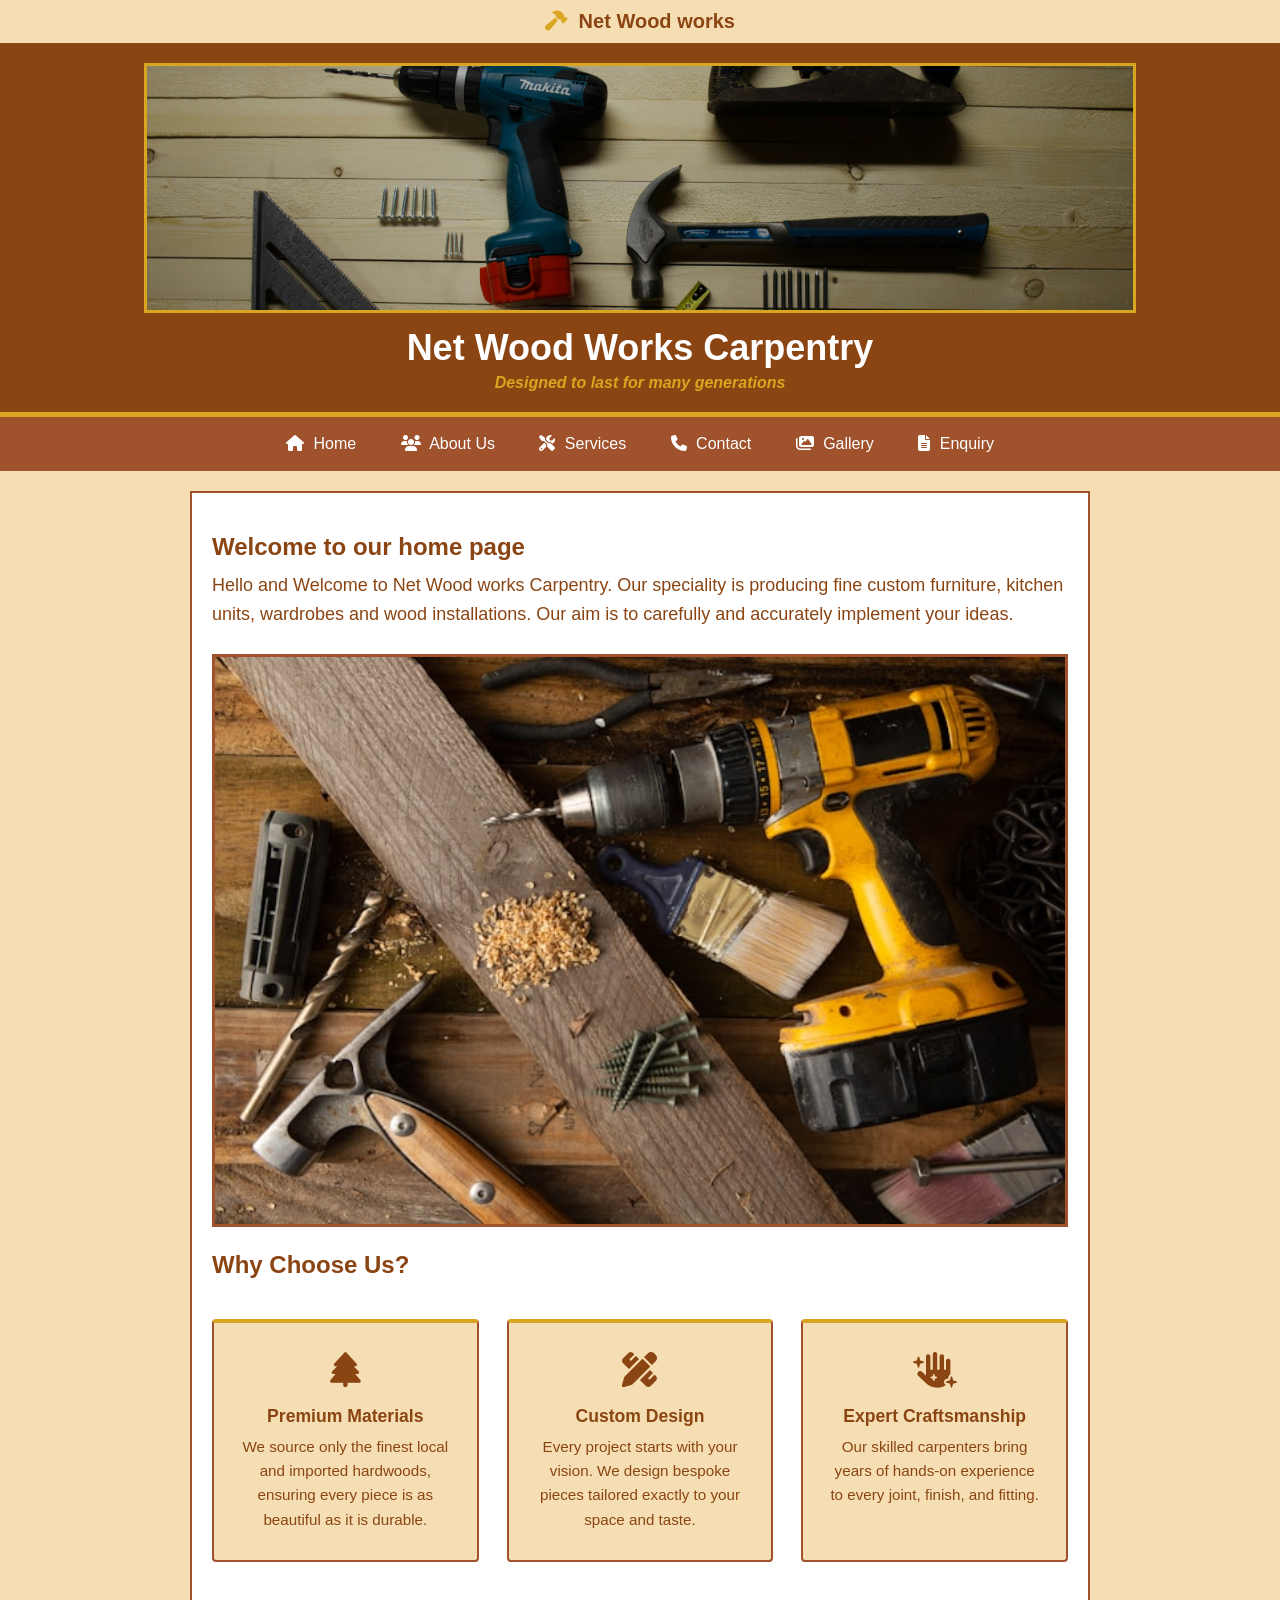
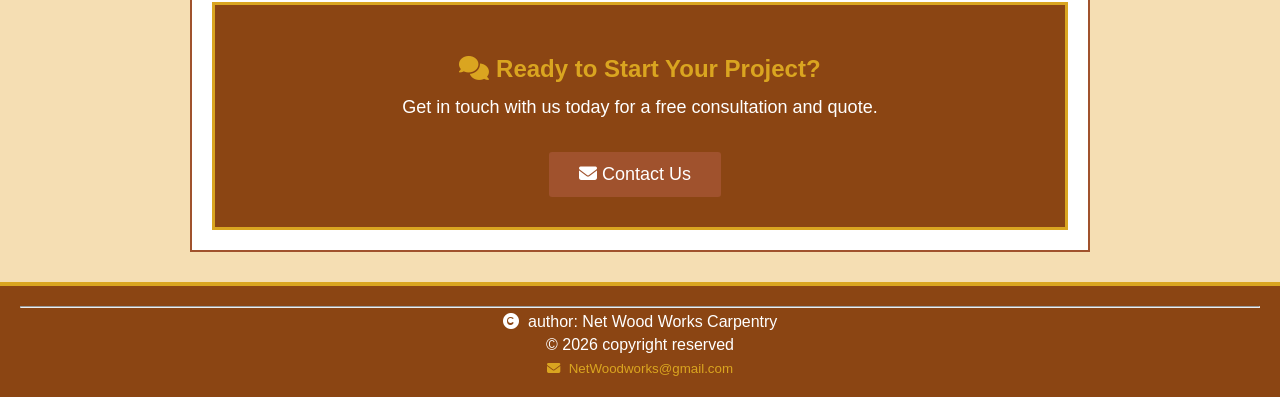
<file: index.html>
<!DOCTYPE html>
<html lang="en">
<head>
    <meta charset="UTF-8">
    <meta name="viewport" content="width=device-width, initial-scale=1.0">
    <title>Net Wood Works Carpentry | Custom Furniture Polokwane</title>
    
    <!-- SEO -->
    <meta name="description" content="Net Wood Works Carpentry in Polokwane. Custom furniture, kitchen units, wardrobes and wood installations. Designed to last for many generations.">
    <meta name="keywords" content="carpentry Polokwane, custom furniture, kitchen units, wardrobes, woodwork, Net Wood Works">
    <meta name="author" content="Net Wood Works Carpentry">

    <!-- CSS -->
    <link rel="stylesheet" href="css/styles.css">
    
    <!-- Icons -->
    <link rel="stylesheet" href="https://cdnjs.cloudflare.com/ajax/libs/font-awesome/6.5.2/css/all.min.css">
    
</head>
<body>
    <div class="main">
        <div class="navbar">
            <div class="icon">
                <div class="logo">
                    <i class="fa-solid fa-hammer"></i>
                    Net Wood works
                </div>
            </div>
        </div>
    
        <!--Header section-->
        <header>
            <img src="image/eugen-str-CrhsIRY3JWY-unsplash.jpg" alt="Wood carpentry workshop with tools and timber" class="image-logo">
            <h1>Net Wood Works Carpentry</h1>
            <h4>Designed to last for many generations</h4>
        </header> 

        
     <nav>
  <ul>
    <li><a href="index.html"><i class="fas fa-home"></i> Home</a></li>
    <li><a href="about.html"><i class="fas fa-users"></i> About Us</a></li>
    <li><a href="services.html"><i class="fas fa-screwdriver-wrench"></i> Services</a></li>
    <li><a href="contact.html"><i class="fas fa-phone"></i> Contact</a></li>
    <li><a href="gallery.html"><i class="fas fa-images"></i> Gallery</a></li>
    <li><a href="enquiry.html"><i class="fas fa-file-lines"></i> Enquiry</a></li>
  </ul>
    </nav>

        <main>
            <h2>Welcome to our home page</h2>
            <p>Hello and Welcome to Net Wood works Carpentry. Our speciality is producing fine custom furniture, kitchen units, wardrobes and wood installations. Our aim is to carefully and accurately implement your ideas.</p>
        
            <img src="image/benjamin-lehman-EJU7A__krX0-unsplash.jpg" alt="Handcrafted wooden furniture piece by Net Wood Works" class="main-image">

            <h2>Why Choose Us?</h2>

            <div class="features-grid">
                <div class="feature-card">
                    <span class="feature-icon"><i class="fa-solid fa-tree"></i></span>
                    <h3>Premium Materials</h3>
                    <p>We source only the finest local and imported hardwoods, ensuring every piece is as beautiful as it is durable.</p>
                </div>

                <div class="feature-card">
                    <span class="feature-icon"><i class="fa-solid fa-pen-ruler"></i></span>
                    <h3>Custom Design</h3>
                    <p>Every project starts with your vision. We design bespoke pieces tailored exactly to your space and taste.</p>
                </div>

                <div class="feature-card">
                    <span class="feature-icon"><i class="fa-solid fa-hand-sparkles"></i></span>
                    <h3>Expert Craftsmanship</h3>
                    <p>Our skilled carpenters bring years of hands-on experience to every joint, finish, and fitting.</p>
                </div>
            </div>

            <div class="cta-banner">
                <h2><i class="fa-solid fa-comments"></i> Ready to Start Your Project?</h2>
                <p>Get in touch with us today for a free consultation and quote.</p>
                <a href="Contact.html" class="btn"><i class="fa-solid fa-envelope"></i> Contact Us</a>
            </div>
        </main>

        <button id="backToTop" onclick="scrollToTop()" title="Go to top">
            <i class="fa-solid fa-arrow-up"></i> Top
        </button>

        <footer>
            <hr>
            <p><i class="fa-solid fa-copyright"></i> author: Net Wood Works Carpentry</p>
            <p>&copy; 2026 copyright reserved</p>
            <small>
                <a href="mailto:NetWoodworks@gmail.com">
                    <i class="fa-solid fa-envelope"></i> NetWoodworks@gmail.com
                </a>
            </small>
        </footer>
    </div>  
    <!-- JavaScript -->
    <script src="js/script"></script>

</body>
</html>
</file>
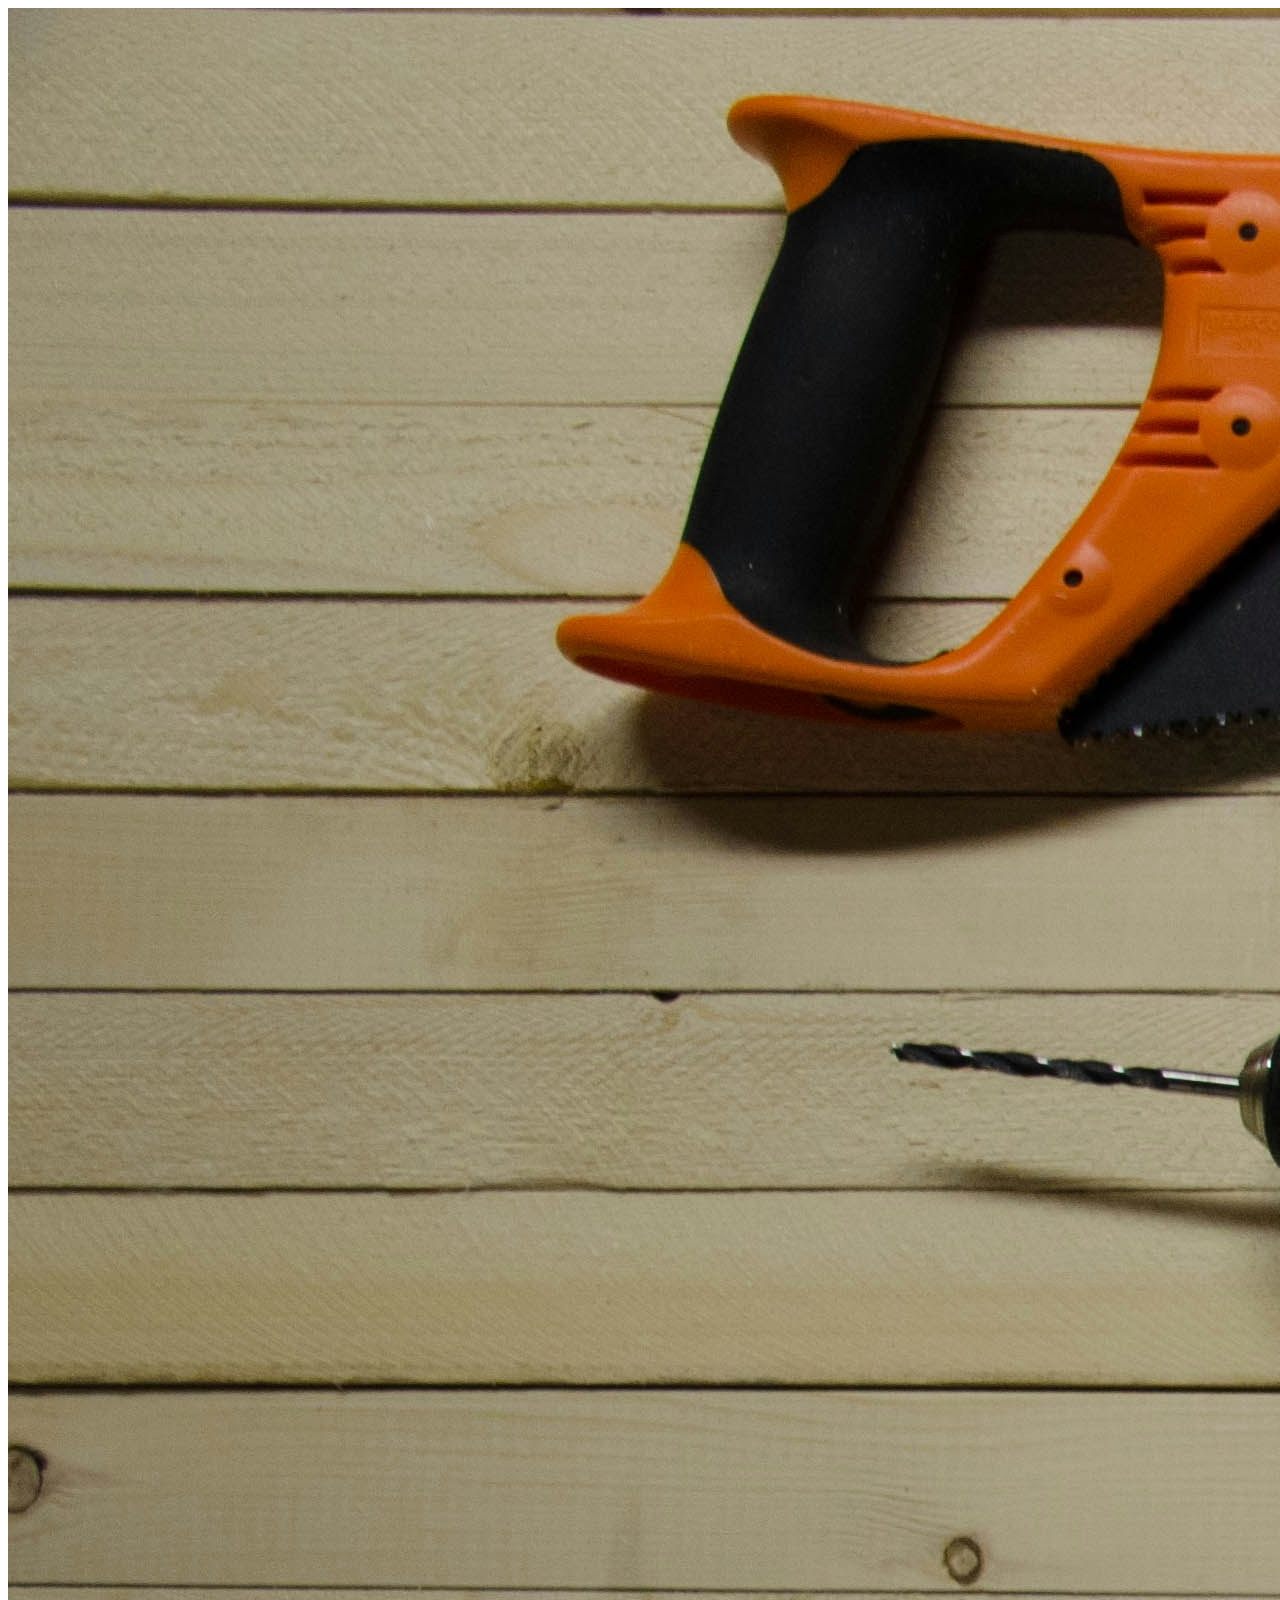
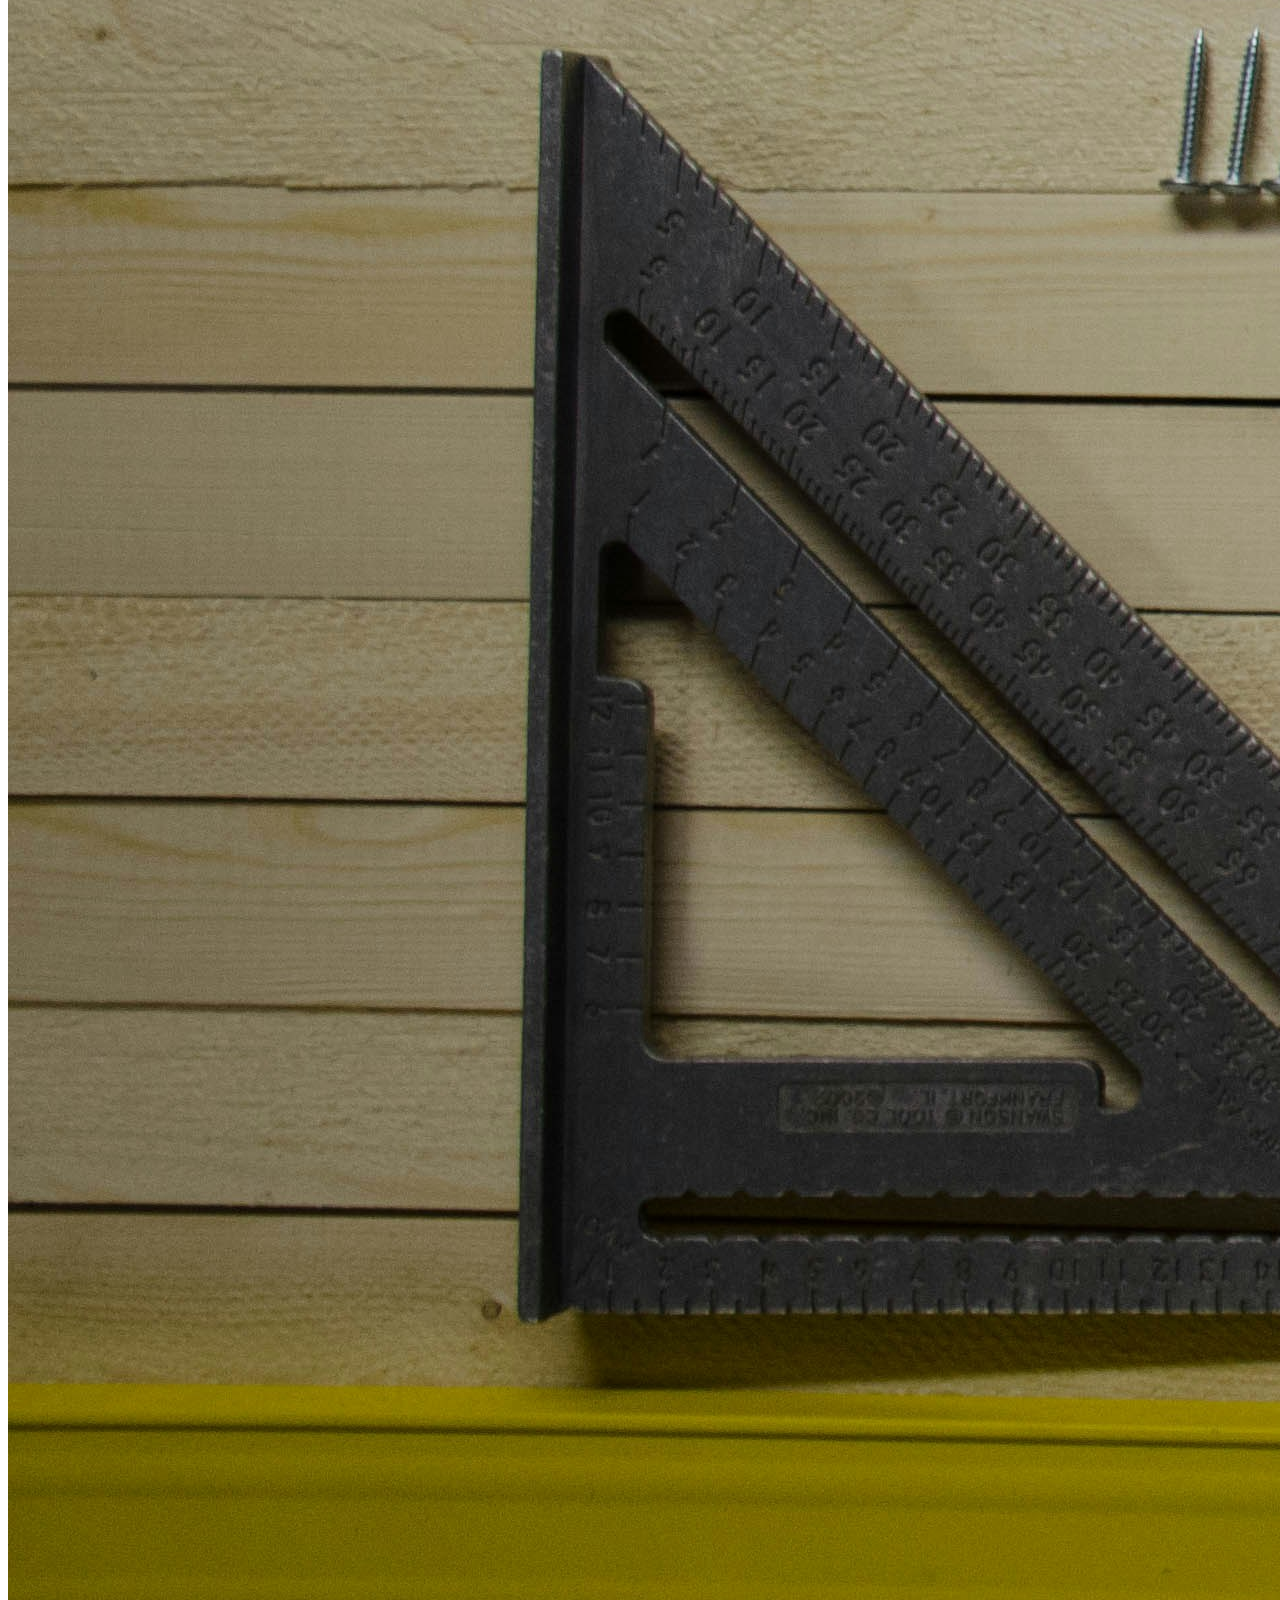
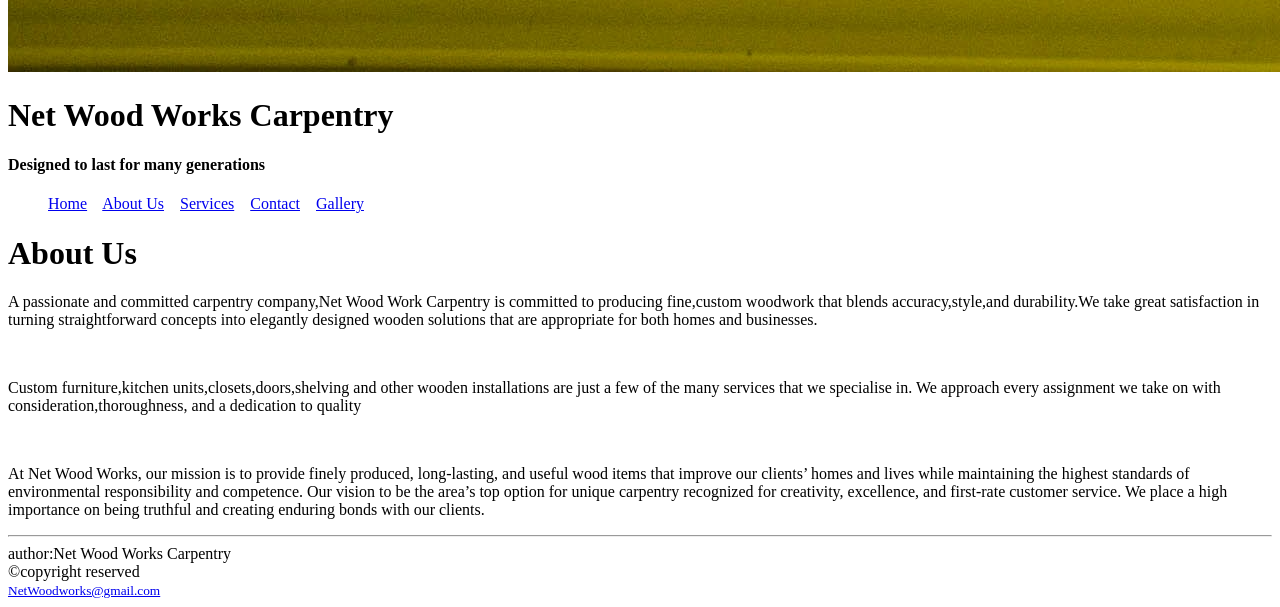
<file: About us.html>
<!DOCTYPE html>
<html lang="en">
<head>
    <meta charset="UTF-8">
    <meta name="viewport" content="width=device-width, initial-scale=1.0">
    <title>Net Wood Works Carpentry</title>
</head>
<body>

    <header>
        <img src="image/eugen-str-CrhsIRY3JWY-unsplash.jpg">
        <h1>Net Wood Works Carpentry</h1>
        <h4>Designed to last for many generations</h4>

    
    <nav>
        <ul> 
            <a href="index.html"> Home</a> &nbsp;&nbsp;
            <a href="About Us.html"> About Us</a> &nbsp;&nbsp;
            <a href="Service.html"> Services</a> &nbsp;&nbsp;
            <a href="Contact.html"> Contact</a> &nbsp;&nbsp;
             <a href="Gallery.html">Gallery</a>&nbsp;&nbsp;

        </ul>

    </nav>

    </header> 

    <main>

        <h1>About Us</h1>
      <p>A passionate and committed carpentry company,Net Wood Work Carpentry is committed to producing fine,custom woodwork that blends accuracy,style,and durability.We take great satisfaction in turning straightforward concepts into elegantly designed wooden solutions that are appropriate for both homes and businesses.</p>
      <br>
      <p>Custom furniture,kitchen units,closets,doors,shelving and other wooden installations are just a few of the many services that we specialise in. We approach every assignment we take on with consideration,thoroughness, and a dedication to quality</p>
      <br>
      <p> At Net Wood Works, our mission is to provide finely produced, long-lasting, and useful wood items that improve our clients’ homes and lives while maintaining the highest standards of environmental responsibility and competence. Our vision to be the area’s top option for unique carpentry recognized for creativity, excellence, and first-rate customer service. We place a high importance on being truthful and creating enduring bonds with our clients. </p>

    </main>

<footer>
    <hr>
    author:Net Wood Works Carpentry<br>
    &copy;copyright reserved<br>
    <small><a href="mailto:NetWoodworks@gmail.com">NetWoodworks@gmail.com</a></small>

    </footer>
    
</body>
</html>
</file>
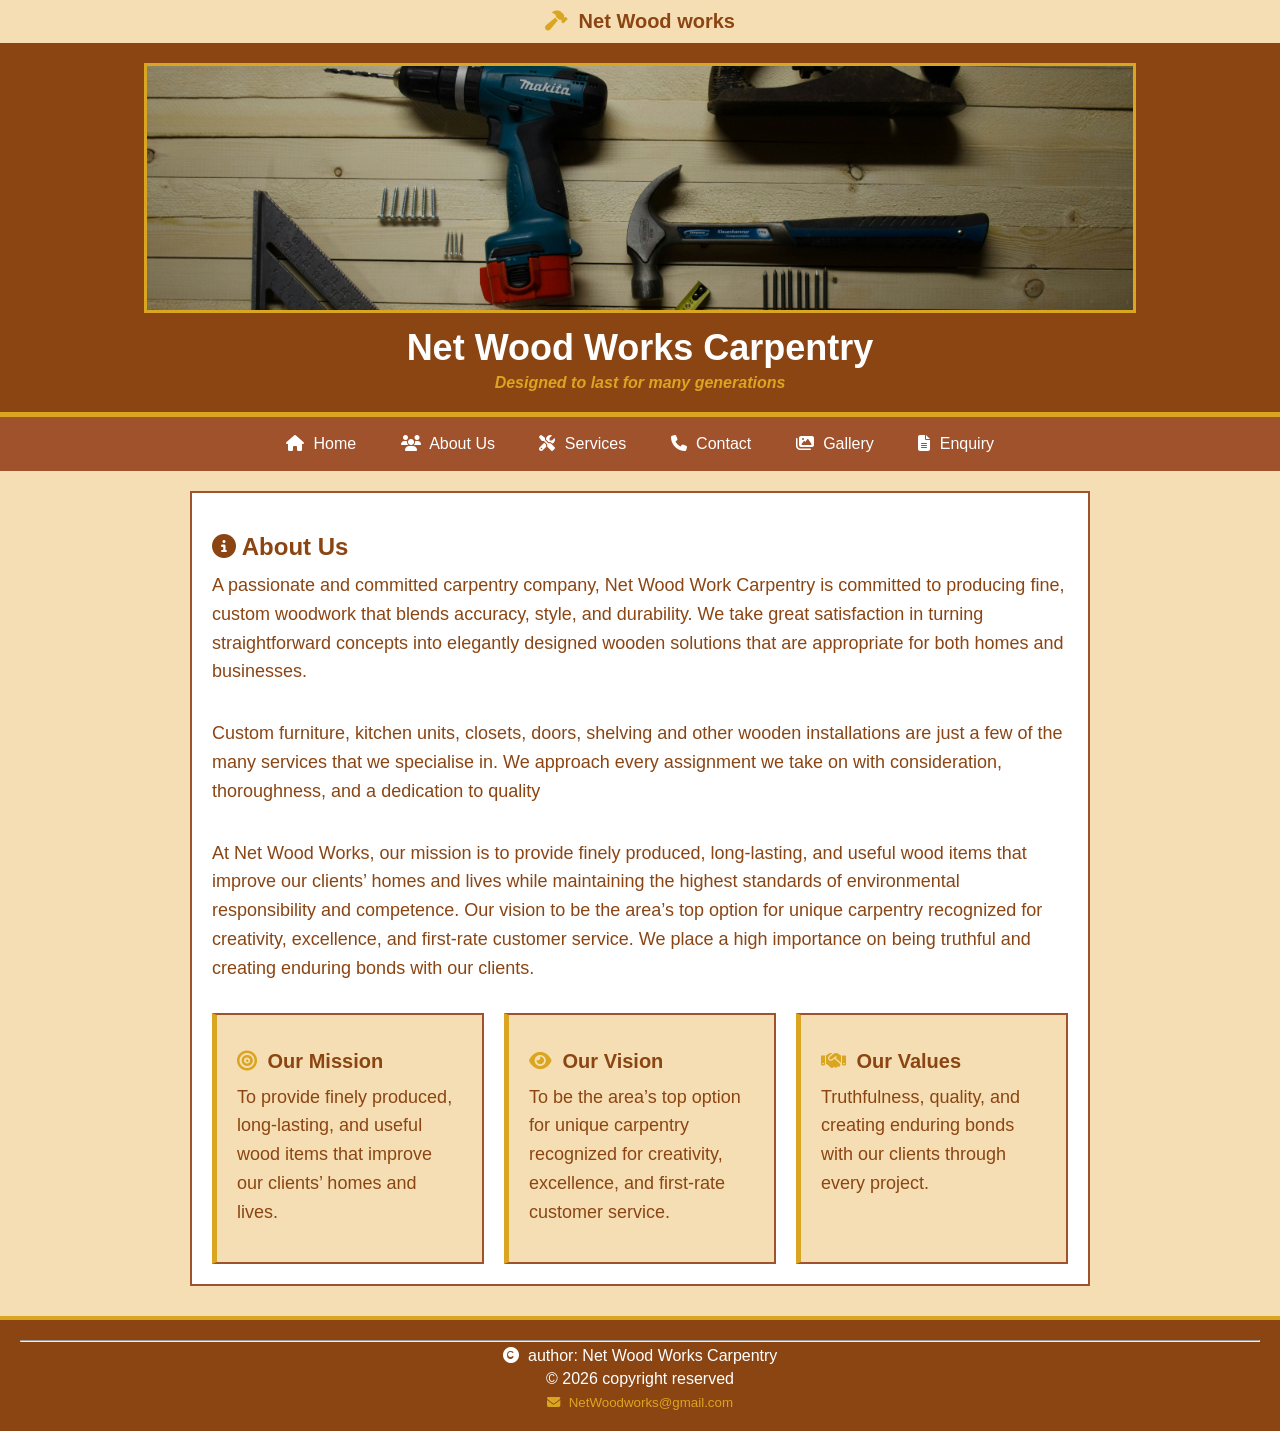
<file: About Us.html>
<!DOCTYPE html>
<html lang="en">
<head>
    <meta charset="UTF-8">
    <meta name="viewport" content="width=device-width, initial-scale=1.0">
    <title>About Us | Net Wood Works Carpentry Polokwane</title>
    
    <!-- SEO -->
    <meta name="description" content="Learn about Net Wood Works Carpentry. Passionate carpentry company in Polokwane specializing in custom woodwork, furniture, and kitchen units with precision and durability.">
    <meta name="keywords" content="about Net Wood Works, carpentry company Polokwane, custom woodwork, mission vision carpentry">
    <meta name="author" content="Net Wood Works Carpentry">
    
    <!-- CSS -->
    <link rel="stylesheet" href="CSS/STYLE.CSS">
    
    <!-- Icons -->
    <link rel="stylesheet" href="https://cdnjs.cloudflare.com/ajax/libs/font-awesome/6.5.2/css/all.min.css">
    
</head>
<body>
    <div class="main">
        <div class="navbar">
            <div class="icon">
                <div class="logo">
                    <i class="fa-solid fa-hammer"></i>
                    Net Wood works
                </div>
            </div>
        </div>

        <header>
            <img src="image/eugen-str-CrhsIRY3JWY-unsplash.jpg" alt="Net Wood Works Carpentry workshop showing quality craftsmanship" class="image-logo">
            <h1>Net Wood Works Carpentry</h1>
            <h4>Designed to last for many generations</h4>
        </header> 

    <nav>
 <ul>
    <li><a href="index.html"><i class="fas fa-home"></i> Home</a></li>
    <li><a href="About Us.html"><i class="fas fa-users"></i> About Us</a></li>
    <li><a href="Services.html"><i class="fas fa-screwdriver-wrench"></i> Services</a></li>
    <li><a href="Contact.html"><i class="fas fa-phone"></i> Contact</a></li>
    <li><a href="Gallery.html"><i class="fas fa-images"></i> Gallery</a></li>
    <li><a href="Enquiry.html"><i class="fas fa-file-lines"></i> Enquiry</a></li>
  </ul>
</nav>
    

        <main>
            <h2><i class="fa-solid fa-circle-info"></i> About Us</h2>
            <p>A passionate and committed carpentry company, Net Wood Work Carpentry is committed to producing fine, custom woodwork that blends accuracy, style, and durability. We take great satisfaction in turning straightforward concepts into elegantly designed wooden solutions that are appropriate for both homes and businesses.</p>
            <br>
            <p>Custom furniture, kitchen units, closets, doors, shelving and other wooden installations are just a few of the many services that we specialise in. We approach every assignment we take on with consideration, thoroughness, and a dedication to quality</p>
            <br>
            <p>At Net Wood Works, our mission is to provide finely produced, long-lasting, and useful wood items that improve our clients’ homes and lives while maintaining the highest standards of environmental responsibility and competence. Our vision to be the area’s top option for unique carpentry recognized for creativity, excellence, and first-rate customer service. We place a high importance on being truthful and creating enduring bonds with our clients.</p>
            
            <div class="about-features">
                <div class="about-card">
                    <h3><i class="fa-solid fa-bullseye"></i> Our Mission</h3>
                    <p>To provide finely produced, long-lasting, and useful wood items that improve our clients’ homes and lives.</p>
                </div>
                <div class="about-card">
                    <h3><i class="fa-solid fa-eye"></i> Our Vision</h3>
                    <p>To be the area’s top option for unique carpentry recognized for creativity, excellence, and first-rate customer service.</p>
                </div>
                <div class="about-card">
                    <h3><i class="fa-solid fa-handshake"></i> Our Values</h3>
                    <p>Truthfulness, quality, and creating enduring bonds with our clients through every project.</p>
                </div>
            </div>
        </main>

        <button id="backToTop" onclick="scrollToTop()" title="Go to top">
            <i class="fa-solid fa-arrow-up"></i> Top
        </button>

        <footer>
            <hr>
            <p><i class="fa-solid fa-copyright"></i> author: Net Wood Works Carpentry</p>
            <p>&copy; 2026 copyright reserved</p>
            <small>
                <a href="mailto:NetWoodworks@gmail.com">
                    <i class="fa-solid fa-envelope"></i> NetWoodworks@gmail.com
                </a>
            </small>
        </footer>
    </div>
    <!-- JavaScript -->
    <script src="js/script"></script>
</body>
</html>
</file>
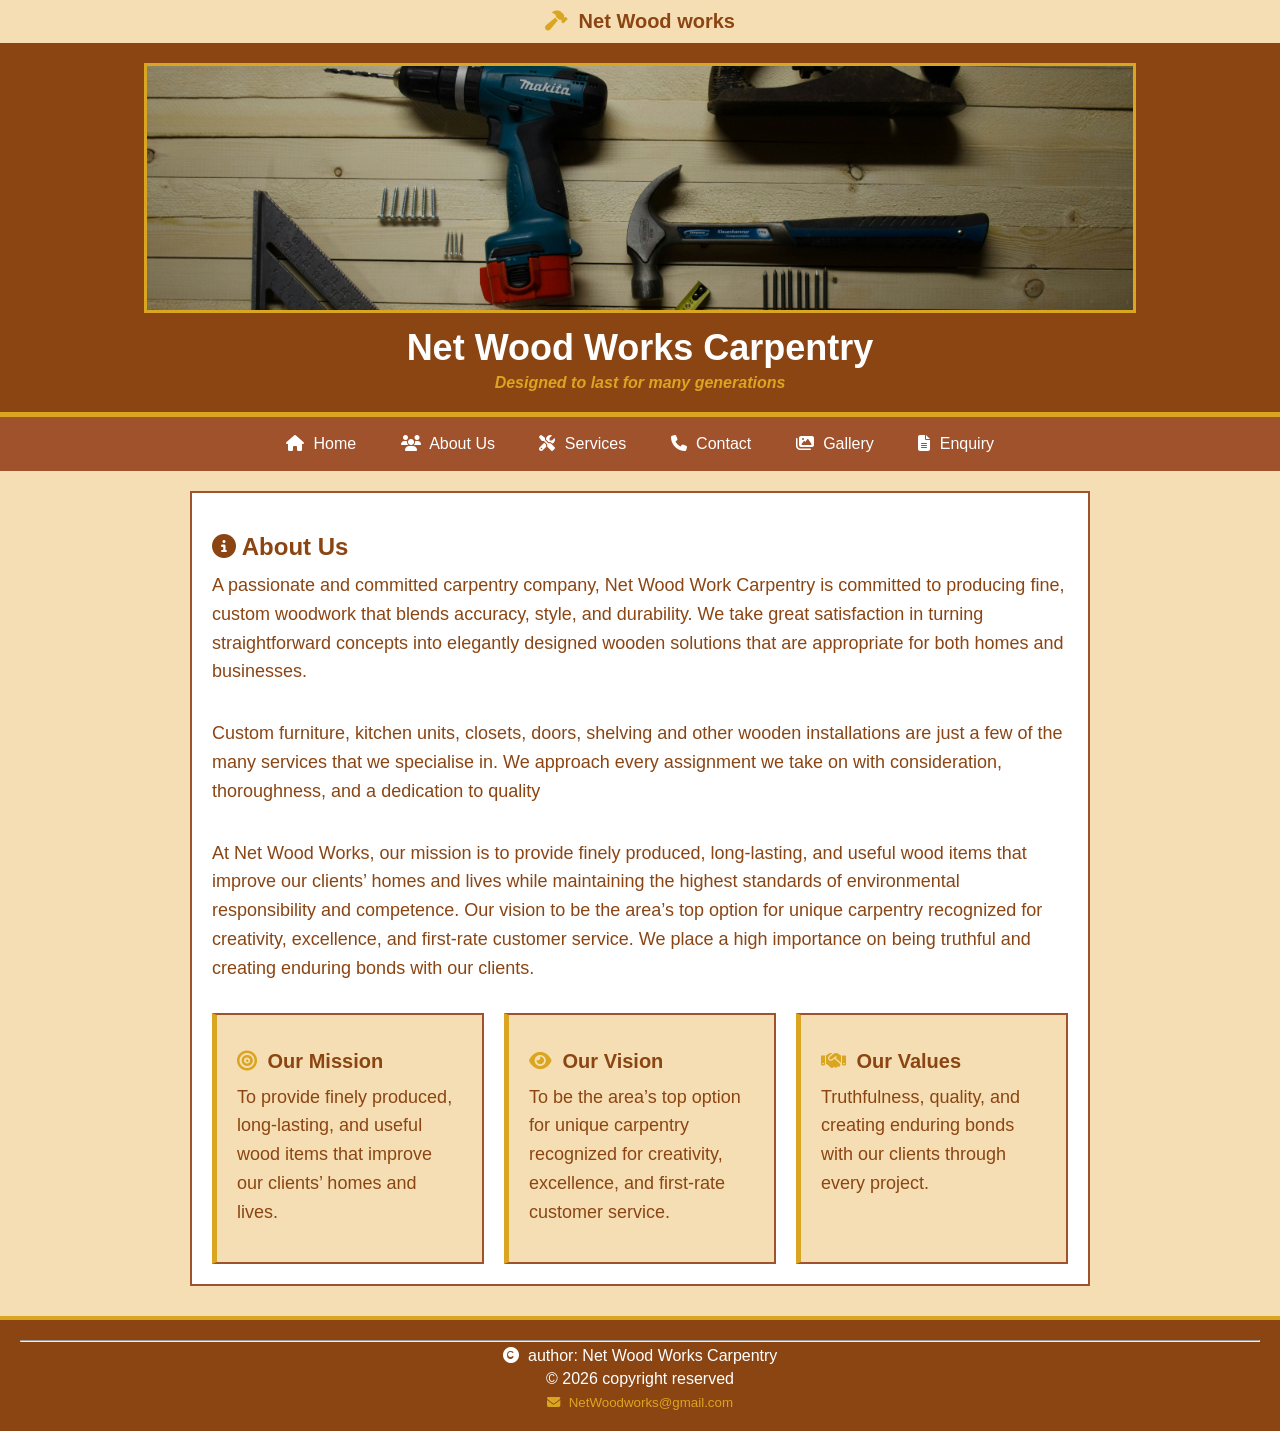
<file: about.html>
<!DOCTYPE html>
<html lang="en">
<head>
    <meta charset="UTF-8">
    <meta name="viewport" content="width=device-width, initial-scale=1.0">
    <title>About Us | Net Wood Works Carpentry Polokwane</title>
    
    <!-- SEO -->
    <meta name="description" content="Learn about Net Wood Works Carpentry. Passionate carpentry company in Polokwane specializing in custom woodwork, furniture, and kitchen units with precision and durability.">
    <meta name="keywords" content="about Net Wood Works, carpentry company Polokwane, custom woodwork, mission vision carpentry">
    <meta name="author" content="Net Wood Works Carpentry">
    
    <!-- CSS -->
    <link rel="stylesheet" href="css/styles.css">
    
    <!-- Icons -->
    <link rel="stylesheet" href="https://cdnjs.cloudflare.com/ajax/libs/font-awesome/6.5.2/css/all.min.css">
    
</head>
<body>
    <div class="main">
        <div class="navbar">
            <div class="icon">
                <div class="logo">
                    <i class="fa-solid fa-hammer"></i>
                    Net Wood works
                </div>
            </div>
        </div>

        <header>
            <img src="image/eugen-str-CrhsIRY3JWY-unsplash.jpg" alt="Net Wood Works Carpentry workshop showing quality craftsmanship" class="image-logo">
            <h1>Net Wood Works Carpentry</h1>
            <h4>Designed to last for many generations</h4>
        </header> 

    <nav>
 <ul>
    <li><a href="index.html"><i class="fas fa-home"></i> Home</a></li>
    <li><a href="about.html"><i class="fas fa-users"></i> About Us</a></li>
    <li><a href="services.html"><i class="fas fa-screwdriver-wrench"></i> Services</a></li>
    <li><a href="contact.html"><i class="fas fa-phone"></i> Contact</a></li>
    <li><a href="gallery.html"><i class="fas fa-images"></i> Gallery</a></li>
    <li><a href="enquiry.html"><i class="fas fa-file-lines"></i> Enquiry</a></li>
  </ul>
</nav>
    

        <main>
            <h2><i class="fa-solid fa-circle-info"></i> About Us</h2>
            <p>A passionate and committed carpentry company, Net Wood Work Carpentry is committed to producing fine, custom woodwork that blends accuracy, style, and durability. We take great satisfaction in turning straightforward concepts into elegantly designed wooden solutions that are appropriate for both homes and businesses.</p>
            <br>
            <p>Custom furniture, kitchen units, closets, doors, shelving and other wooden installations are just a few of the many services that we specialise in. We approach every assignment we take on with consideration, thoroughness, and a dedication to quality</p>
            <br>
            <p>At Net Wood Works, our mission is to provide finely produced, long-lasting, and useful wood items that improve our clients’ homes and lives while maintaining the highest standards of environmental responsibility and competence. Our vision to be the area’s top option for unique carpentry recognized for creativity, excellence, and first-rate customer service. We place a high importance on being truthful and creating enduring bonds with our clients.</p>
            
            <div class="about-features">
                <div class="about-card">
                    <h3><i class="fa-solid fa-bullseye"></i> Our Mission</h3>
                    <p>To provide finely produced, long-lasting, and useful wood items that improve our clients’ homes and lives.</p>
                </div>
                <div class="about-card">
                    <h3><i class="fa-solid fa-eye"></i> Our Vision</h3>
                    <p>To be the area’s top option for unique carpentry recognized for creativity, excellence, and first-rate customer service.</p>
                </div>
                <div class="about-card">
                    <h3><i class="fa-solid fa-handshake"></i> Our Values</h3>
                    <p>Truthfulness, quality, and creating enduring bonds with our clients through every project.</p>
                </div>
            </div>
        </main>

        <button id="backToTop" onclick="scrollToTop()" title="Go to top">
            <i class="fa-solid fa-arrow-up"></i> Top
        </button>

        <footer>
            <hr>
            <p><i class="fa-solid fa-copyright"></i> author: Net Wood Works Carpentry</p>
            <p>&copy; 2026 copyright reserved</p>
            <small>
                <a href="mailto:NetWoodworks@gmail.com">
                    <i class="fa-solid fa-envelope"></i> NetWoodworks@gmail.com
                </a>
            </small>
        </footer>
    </div>
    <!-- JavaScript -->
    <script src="js/script"></script>
</body>
</html>
</file>
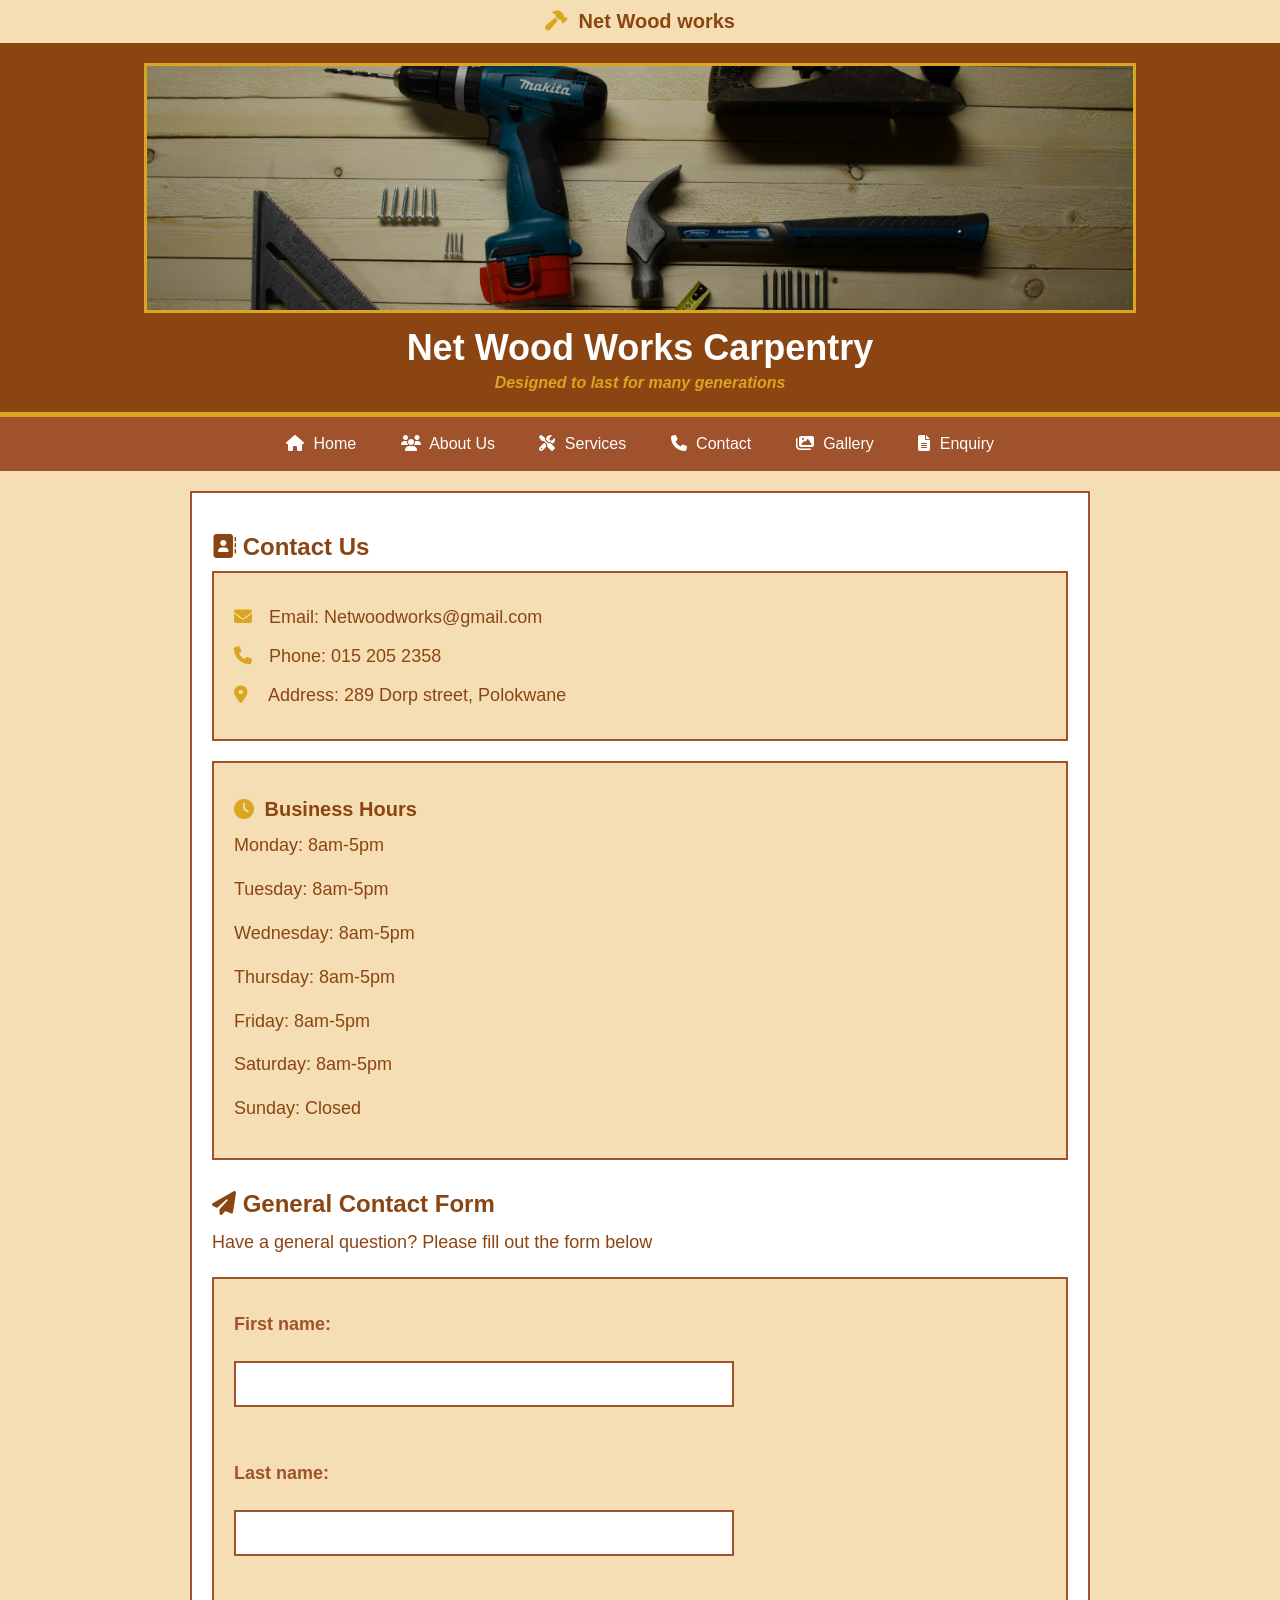
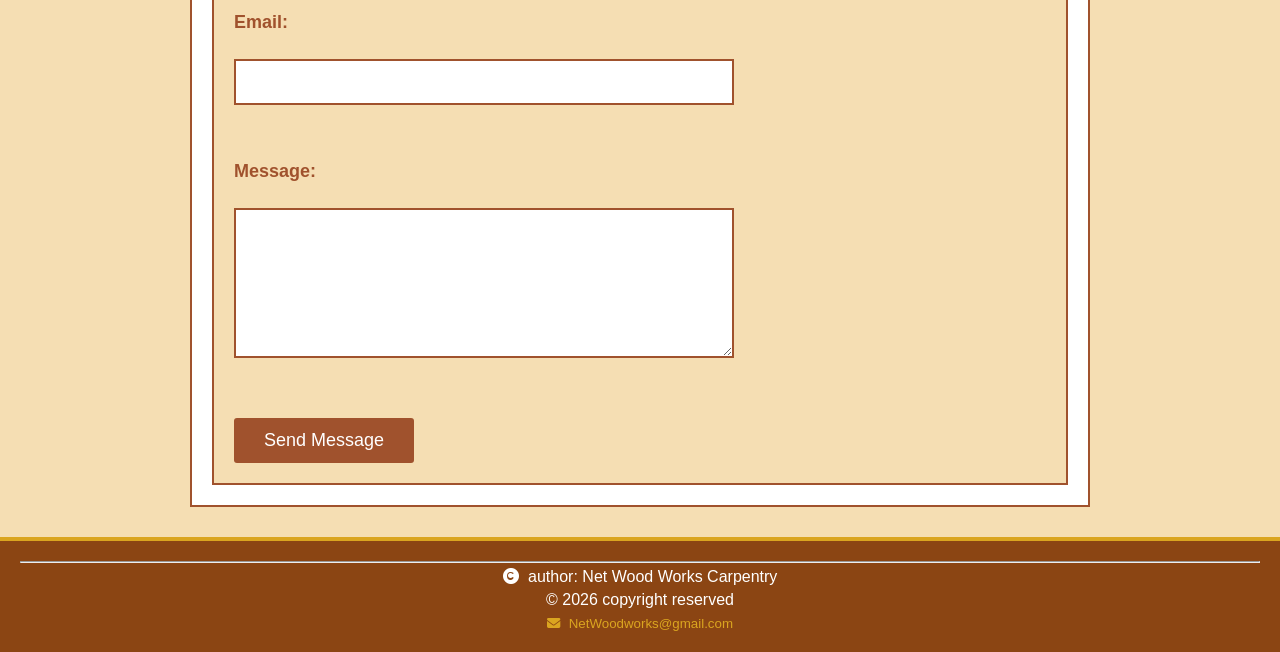
<file: Contact.html>
<!DOCTYPE html>
<html lang="en">
<head>
    <meta charset="UTF-8">
    <meta name="viewport" content="width=device-width, initial-scale=1.0">
    <title>Contact Us | Net Wood Works Carpentry Polokwane</title>
    
    <!-- SEO -->
    <meta name="description" content="Contact Net Wood Works Carpentry in Polokwane. Call 015 205 2358 or visit 289 Dorp Street. Get a free quote for custom furniture and woodwork.">
    <meta name="keywords" content="contact carpenter Polokwane, Net Wood Works phone number, custom furniture quote, woodwork Polokwane">
    <meta name="author" content="Net Wood Works Carpentry">
    
    <!-- CSS -->
    <link rel="stylesheet" href="css/styles.css">
    
    <!-- Icons -->
    <link rel="stylesheet" href="https://cdnjs.cloudflare.com/ajax/libs/font-awesome/6.5.2/css/all.min.css">
    
</head>
<body>
    <div class="main">
        <div class="navbar">
            <div class="icon">
                <div class="logo">
                    <i class="fa-solid fa-hammer"></i>
                    Net Wood works
                </div>
            </div>
        </div>

        <header>
            <img src="image/eugen-str-CrhsIRY3JWY-unsplash.jpg" alt="Contact Net Wood Works Carpentry for custom woodwork projects" class="image-logo"> 
            <h1>Net Wood Works Carpentry</h1>
            <h4>Designed to last for many generations</h4>
        </header> 
        
        <nav>
  <ul>
    <li><a href="index.html"><i class="fas fa-home"></i> Home</a></li>
    <li><a href="about.html"><i class="fas fa-users"></i> About Us</a></li>
    <li><a href="services.html"><i class="fas fa-screwdriver-wrench"></i> Services</a></li>
    <li><a href="contact.html"><i class="fas fa-phone"></i> Contact</a></li>
    <li><a href="gallery.html"><i class="fas fa-images"></i> Gallery</a></li>
    <li><a href="enquiry.html"><i class="fas fa-file-lines"></i> Enquiry</a></li>
  </ul>
        </nav>
    
        <main>
            <h2><i class="fa-solid fa-address-book"></i> Contact Us</h2>
            
            <div class="contact-info">
                <p><i class="fa-solid fa-envelope"></i> Email: Netwoodworks@gmail.com</p>
                <p><i class="fa-solid fa-phone"></i> Phone: 015 205 2358</p>
                <p><i class="fa-solid fa-location-dot"></i> Address: 289 Dorp street, Polokwane</p>
            </div>

            <div class="hours">
                <h3><i class="fa-solid fa-clock"></i> Business Hours</h3>
                <p>Monday: 8am-5pm</p>
                <p>Tuesday: 8am-5pm</p>
                <p>Wednesday: 8am-5pm</p>
                <p>Thursday: 8am-5pm</p>
                <p>Friday: 8am-5pm</p>
                <p>Saturday: 8am-5pm</p>
                <p>Sunday: Closed</p>
            </div>

            <h2><i class="fa-solid fa-paper-plane"></i> General Contact Form</h2>
            <p>Have a general question? Please fill out the form below</p>

            <form id="contactPageForm" novalidate>
                <label for="firstName">First name:</label>
                <br>
                <input type="text" id="firstName" name="firstName" required>
                <span class="error-message" id="firstNameError"></span>
                <br><br>

                <label for="lastName">Last name:</label>
                <br>
                <input type="text" id="lastName" name="lastName" required>
                <span class="error-message" id="lastNameError"></span>
                <br><br>

                <label for="email">Email:</label>
                <br>
                <input type="email" id="email" name="email" required>
                <span class="error-message" id="emailError"></span>
                <br><br>

                <label for="message">Message:</label>
                <br>
                <textarea name="message" id="message" rows="6" cols="30" required></textarea>
                <span class="error-message" id="messageError"></span>
                <br><br>

                <input type="submit" value="Send Message" class="btn">
            </form>
            
            <div id="formSuccess" class="success-message"></div>
        </main>

        <button id="backToTop" onclick="scrollToTop()" title="Go to top">
            <i class="fa-solid fa-arrow-up"></i> Top
        </button>

        <footer>
            <hr>
            <p><i class="fa-solid fa-copyright"></i> author: Net Wood Works Carpentry</p>
            <p>&copy; 2026 copyright reserved</p>
            <small>
                <a href="mailto:NetWoodworks@gmail.com">
                    <i class="fa-solid fa-envelope"></i> NetWoodworks@gmail.com
                </a>
            </small>
        </footer>
    </div>
    <!-- JavaScript -->
    <script src="js/script"></script>
</body>
</html>
</file>
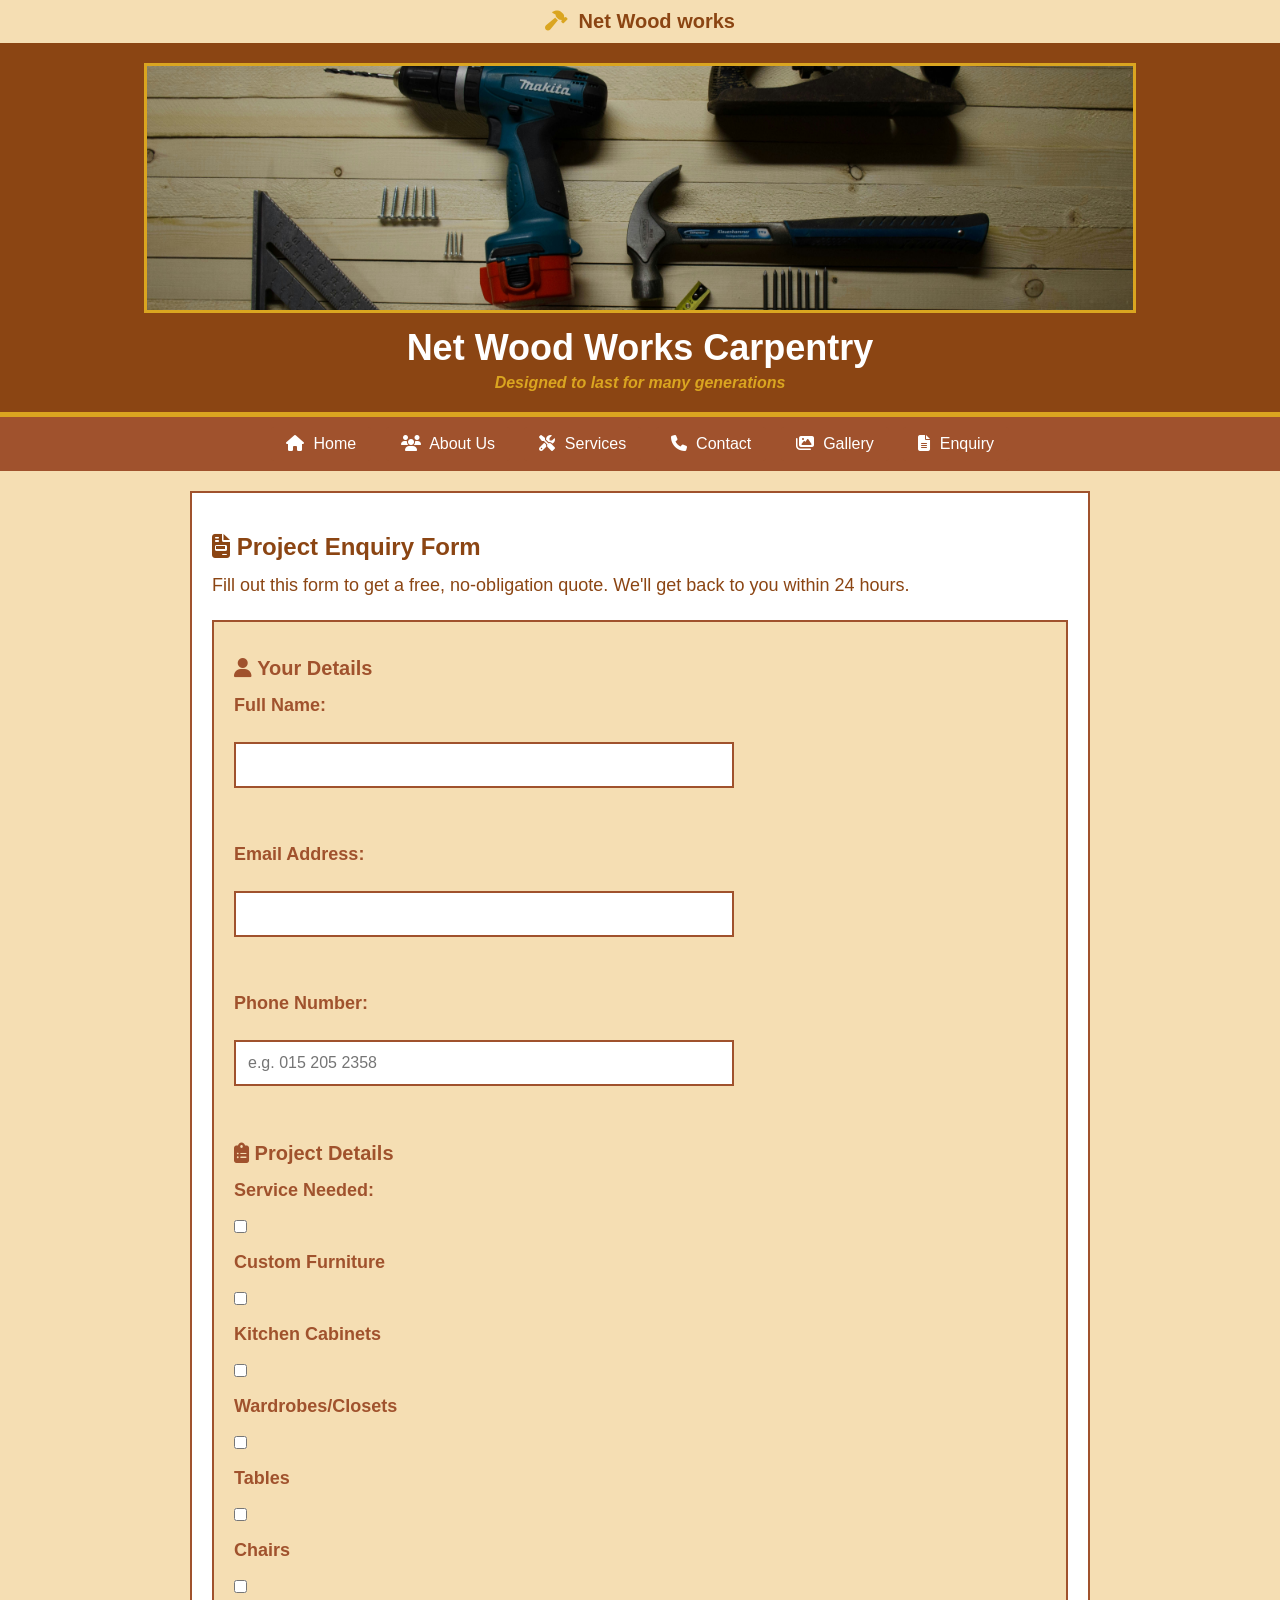
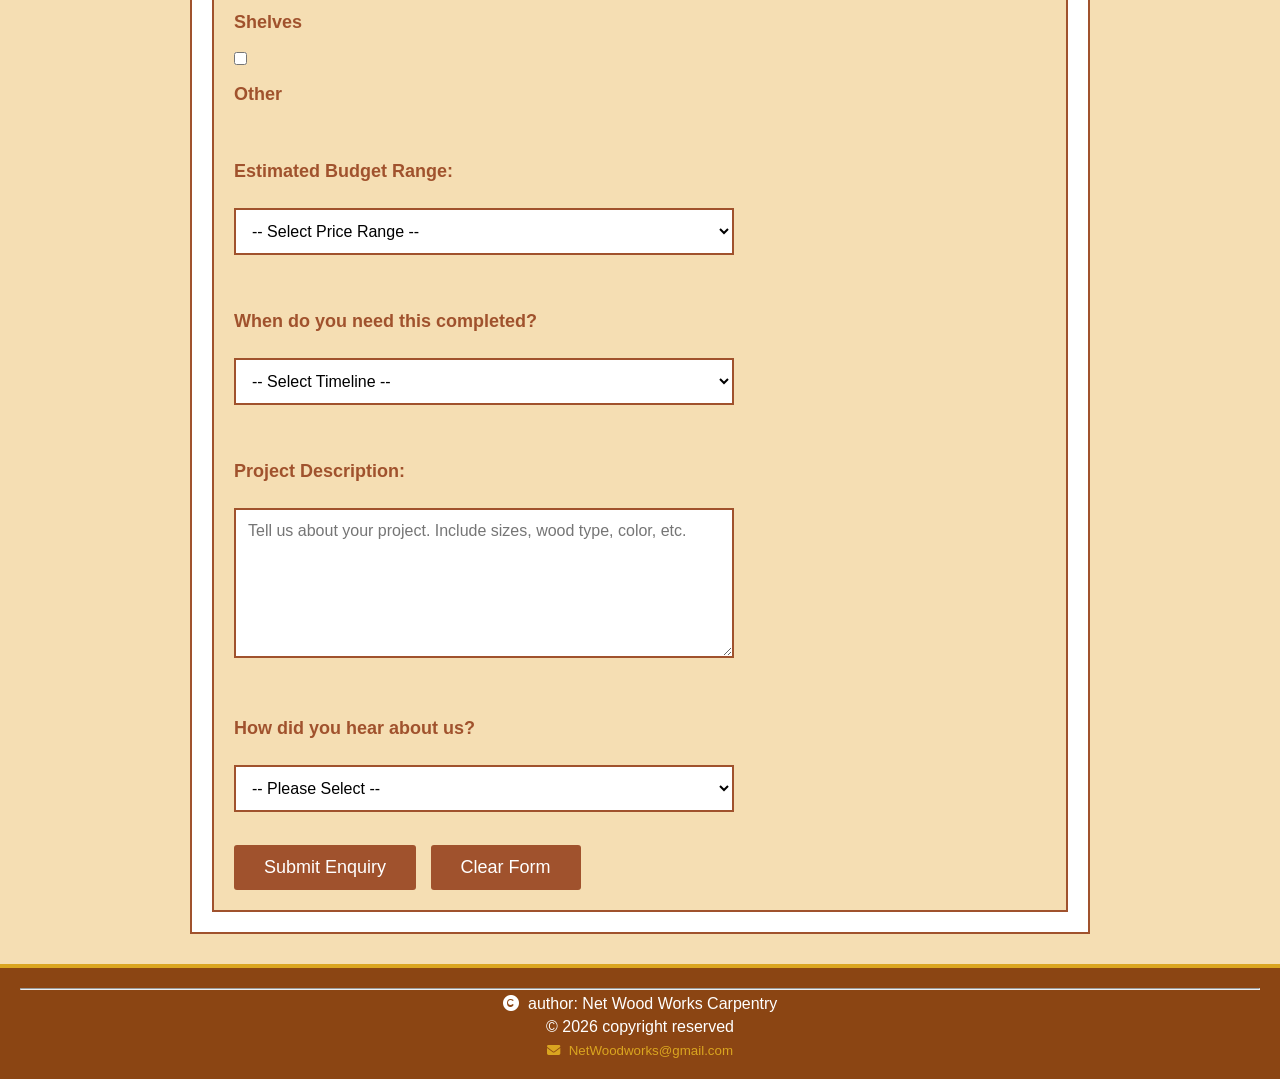
<file: Enquiry.html>
<!DOCTYPE html>
<html lang="en">
<head>
    <meta charset="UTF-8">
    <meta name="viewport" content="width=device-width, initial-scale=1.0">
    <title>Enquiry Form | Net Wood Works Carpentry</title>
    
    <!-- SEO -->
    <meta name="description" content="Submit an enquiry to Net Wood Works Carpentry. Get a free quote for custom furniture, kitchen units, and woodwork in Polokwane.">
    <meta name="keywords" content="carpentry quote, furniture enquiry, custom woodwork price, Net Wood Works Polokwane">
    <meta name="author" content="Net Wood Works Carpentry">
    
    <!-- CSS -->
    <link rel="stylesheet" href="css/styles.css">
    
    <!-- Icons -->
    <link rel="stylesheet" href="https://cdnjs.cloudflare.com/ajax/libs/font-awesome/6.5.2/css/all.min.css">
    

</head>
<body>
    <div class="main">
        <div class="navbar">
            <div class="icon">
                <div class="logo">
                    <i class="fa-solid fa-hammer"></i>
                    Net Wood works
                </div>
            </div>
        </div>

        <header>
            <img src="image/eugen-str-CrhsIRY3JWY-unsplash.jpg" alt="Request a quote from Net Wood Works Carpentry" class="image-logo">
            <h1>Net Wood Works Carpentry</h1>
            <h4>Designed to last for many generations</h4>
        </header> 

        <nav>
  <ul>
    <li><a href="index.html"><i class="fas fa-home"></i> Home</a></li>
    <li><a href="about.html"><i class="fas fa-users"></i> About Us</a></li>
    <li><a href="services.html"><i class="fas fa-screwdriver-wrench"></i> Services</a></li>
    <li><a href="contact.html"><i class="fas fa-phone"></i> Contact</a></li>
    <li><a href="gallery.html"><i class="fas fa-images"></i> Gallery</a></li>
    <li><a href="enquiry.html"><i class="fas fa-file-lines"></i> Enquiry</a></li>
  </ul>
     </nav>

        <main>
            <h2><i class="fa-solid fa-file-invoice"></i> Project Enquiry Form</h2>
            <p>Fill out this form to get a free, no-obligation quote. We'll get back to you within 24 hours.</p>
            
            <form id="enquiryForm" novalidate>
                <h3><i class="fa-solid fa-user"></i> Your Details</h3>
                
                <label for="fullName">Full Name:</label>
                <br>
                <input type="text" id="fullName" name="fullName" required>
                <span class="error-message" id="fullNameError"></span>
                <br><br>

                <label for="enquiryEmail">Email Address:</label>
                <br>
                <input type="email" id="enquiryEmail" name="enquiryEmail" required>
                <span class="error-message" id="enquiryEmailError"></span>
                <br><br>

                <label for="phone">Phone Number:</label>
                <br>
                <input type="tel" id="phone" name="phone" placeholder="e.g. 015 205 2358" required>
                <span class="error-message" id="phoneError"></span>
                <br><br>

                <h3><i class="fa-solid fa-clipboard-list"></i> Project Details</h3>

                <label>Service Needed:</label>
                <br>
                <input type="checkbox" id="furniture" name="service" value="Custom Furniture">
                <label for="furniture">Custom Furniture</label><br>
                
                <input type="checkbox" id="kitchen" name="service" value="Kitchen Cabinets">
                <label for="kitchen">Kitchen Cabinets</label><br>
                
                <input type="checkbox" id="wardrobe" name="service" value="Wardrobes/Closets">
                <label for="wardrobe">Wardrobes/Closets</label><br>
                
                <input type="checkbox" id="tables" name="service" value="Tables">
                <label for="tables">Tables</label><br>
                
                <input type="checkbox" id="chairs" name="service" value="Chairs">
                <label for="chairs">Chairs</label><br>
                
                <input type="checkbox" id="shelves" name="service" value="Shelves">
                <label for="shelves">Shelves</label><br>
                
                <input type="checkbox" id="other" name="service" value="Other">
                <label for="other">Other</label>
                <span class="error-message" id="serviceError"></span>
                <br><br>

                <label for="priceRange">Estimated Budget Range:</label>
                <br>
                <select id="priceRange" name="priceRange" required>
                    <option value="">-- Select Price Range --</option>
                    <option value="R1000-R5000">R1,000 - R5,000</option>
                    <option value="R5000-R10000">R5,000 - R10,000</option>
                    <option value="R10000-R20000">R10,000 - R20,000</option>
                    <option value="R20000-R50000">R20,000 - R50,000</option>
                    <option value="R50000+">R50,000+</option>
                    <option value="Not Sure">Not Sure - Need Advice</option>
                </select>
                <span class="error-message" id="priceRangeError"></span>
                <br><br>

                <label for="timeline">When do you need this completed?</label>
                <br>
                <select id="timeline" name="timeline" required>
                    <option value="">-- Select Timeline --</option>
                    <option value="ASAP">As Soon As Possible</option>
                    <option value="1-2 Weeks">1 - 2 Weeks</option>
                    <option value="1 Month">Within 1 Month</option>
                    <option value="2-3 Months">2 - 3 Months</option>
                    <option value="Flexible">Flexible</option>
                </select>
                <span class="error-message" id="timelineError"></span>
                <br><br>

                <label for="projectDetails">Project Description:</label>
                <br>
                <textarea name="projectDetails" id="projectDetails" rows="6" cols="40" placeholder="Tell us about your project. Include sizes, wood type, color, etc." required></textarea>
                <span class="error-message" id="projectDetailsError"></span>
                <br><br>

                <label for="hearAbout">How did you hear about us?</label>
                <br>
                <select id="hearAbout" name="hearAbout">
                    <option value="">-- Please Select --</option>
                    <option value="Google">Google Search</option>
                    <option value="Facebook">Facebook</option>
                    <option value="Friend">Friend/Family Referral</option>
                    <option value="Saw Work">Saw Your Work</option>
                    <option value="Other">Other</option>
                </select>
                <br><br>

                <input type="submit" value="Submit Enquiry" class="btn">
                <input type="reset" value="Clear Form" class="btn-secondary">
            </form>
            
            <div id="enquirySuccess" class="success-message"></div>
        </main>

        <button id="backToTop" onclick="scrollToTop()" title="Go to top">
            <i class="fa-solid fa-arrow-up"></i> Top
        </button>

        <footer>
            <hr>
            <p><i class="fa-solid fa-copyright"></i> author: Net Wood Works Carpentry</p>
            <p>&copy; 2026 copyright reserved</p>
            <small>
                <a href="mailto:NetWoodworks@gmail.com">
                    <i class="fa-solid fa-envelope"></i> NetWoodworks@gmail.com
                </a>
            </small>
        </footer>
    </div>
    <!-- JavaScript -->
    <script src="js/script"></script>
</body>
</html>
</file>
<file: css/styles.css>
/* Reset */
* {
  margin: 0;
  padding: 0;
  box-sizing: border-box;
}

body {
  font-family: Arial, sans-serif;
  background-color: wheat;
  color: saddlebrown;
}

/* Main wrapper div */
.main { 
    width: 100%;
}

/* Logo styling */
.logo{
    color: saddlebrown;
    font-size: 20px;
    font-weight: bold;
    padding: 10px;
    text-align: center;
    background-color: wheat;
}

.logo i {
    color: goldenrod;
    margin-right: 5px;
}

/* HEADER SECTION */
header {
  background-color: saddlebrown;
  color: white;
  text-align: center;
  padding: 20px;
  border-bottom: 5px solid goldenrod;
}

header img {
  width: 80%;
  height: 250px;
  object-fit: cover;
  border: 3px solid goldenrod;
}

header h1 {
  font-size: 36px;
  color: white;
  margin-top: 10px;
}

header h4 {
  font-size: 16px;
  color: goldenrod;
  margin-top: 5px;
  font-style: italic;
}

/* NAVIGATION MENU */
nav {
  background-color: sienna;
  text-align: center;
  padding: 10px;
  position: sticky;
  top: 0;
  z-index: 100;
}

nav ul {
  list-style-type: none;
  margin: 0;
  padding: 0;
}

nav li {
  display: inline-block; 
  margin-left: 5px;
  margin-right: 5px;
}

nav a {
  color: white;
  text-decoration: none;
  padding: 8px 15px;
  background-color: sienna;
  display: inline-block;
  border-radius: 3px;
}

nav a:hover {
  background-color: goldenrod;
  color: saddlebrown;
}

nav a i {
    margin-right: 5px;
}

/* MAIN CONTENT AREA */
main {
  width: 900px;
  margin: 20px auto;
  padding: 20px;
  background-color: white;
  border: 2px solid sienna;
  min-height: 400px;
}

main h1 {
  font-size: 32px; 
  color: sienna;
  border-left: 5px solid goldenrod;
  padding-left: 12px;
  margin-bottom: 20px;
}

main h2 {
  font-size: 24px;
  color: saddlebrown;
  margin-top: 20px;
  margin-bottom: 10px;
}

main h3 {
  font-size: 20px;
  color: sienna;
  margin-top: 15px;
  margin-bottom: 10px;
}

main p {
  font-size: 18px; 
  line-height: 1.6;
  margin-bottom: 15px;
}

main img {
  width: 100%;
  border: 3px solid sienna;
  margin-top: 10px;
}

/* HOME PAGE */
.features-grid {
  display: grid;
  grid-template-columns: repeat(auto-fit, minmax(220px, 1fr));
  gap: 28px;
  margin-top: 40px;
}

.feature-card {
  background-color: wheat;
  border: 2px solid sienna;
  border-top: 4px solid goldenrod;
  padding: 28px 24px;
  text-align: center;
  border-radius: 4px;
}

.feature-card .feature-icon {
  font-size: 2.2rem;
  display: block;
  margin-bottom: 12px;
  color: saddlebrown;
}

.feature-card h3 {
  font-size: 1.1rem;
  color: saddlebrown;
  margin-bottom: 8px;
}

.feature-card p {
  font-size: 0.95rem;
  margin: 0;
}

/* CTA Banner on home and services */
.cta-banner {
  background-color: saddlebrown;
  color: white;
  padding: 30px;
  text-align: center;
  margin-top: 40px;
  border: 3px solid goldenrod;
}

.cta-banner h2 {
  color: goldenrod;
  margin-bottom: 10px;
}

.cta-banner p {
  margin-bottom: 15px;
}

/* SITE-WIDE SEARCH - Part 3 */
.site-search {
  display: inline-block;
  margin-right: 20px;
  vertical-align: middle;
}

.site-search input {
  padding: 6px 10px;
  border: 2px solid goldenrod;
  background-color: wheat;
  color: saddlebrown;
  font-size: 14px;
  width: 200px;
}

.site-search input:focus {
  outline: none;
  border-color: white;
}

.site-search button {
  background-color: goldenrod;
  color: saddlebrown;
  border: none;
  padding: 6px 10px;
  cursor: pointer;
  margin-left: 5px;
}

.site-search button:hover {
  background-color: wheat;
}

/* Hide content that does not match search */
.search-hidden {
  display: none !important;
}

/* Highlight search results */
.search-highlight {
  background-color: yellow;
  padding: 2px;
}

#noResultsMessage {
  background-color: wheat;
  color: red;
  padding: 15px;
  text-align: center;
  border: 2px solid sienna;
  margin: 20px 0;
  font-weight: bold;
  display: none;
}

/* Mobile: stack search above nav */
@media screen and (max-width: 900px) {
  .site-search {
    display: block;
    margin: 10px 0;
    text-align: center;
  }
  
  .site-search input {
    width: 70%;
  }
}

/* ABOUT PAGE - Mission/Vision/Values cards */
.about-features {
  display: grid;
  grid-template-columns: repeat(auto-fit, minmax(250px, 1fr));
  gap: 20px;
  margin-top: 30px;
}

.about-card {
  background-color: wheat;
  padding: 20px;
  border: 2px solid sienna;
  border-left: 5px solid goldenrod;
}

.about-card h3 {
  color: saddlebrown;
  margin-bottom: 10px;
}

.about-card i {
  color: goldenrod;
  margin-right: 5px;
}

/* SERVICES PAGE - Table styling */
.services-table {
  width: 100%;
  border-collapse: separate;
  border-spacing: 20px;
}

.services-table td {
  background-color: wheat;
  padding: 15px;
  border: 2px solid sienna;
  vertical-align: top;
  width: 33%;
}

.services-table img {
  width: 100%;
  height: 200px;
  object-fit: cover;
  border: 2px solid saddlebrown;
  margin-bottom: 10px;
}

.service-img {
  transition: transform 0.3s;
}

.service-img:hover {
  transform: scale(1.05);
}

/* GALLERY PAGE */
.gallery {
  display: grid;
  grid-template-columns: repeat(auto-fit, minmax(200px, 1fr));
  gap: 15px;
  margin-top: 20px;
}

.gallery img {
  width: 100%;
  height: 180px;
  object-fit: cover;
  border: 3px solid sienna;
  cursor: pointer;
}

.gallery-img:hover {
  border-color: goldenrod;
  opacity: 0.8;
}

/* Lightbox for gallery */
.lightbox {
  display: none;
  position: fixed;
  z-index: 999;
  padding-top: 60px;
  left: 0;
  top: 0;
  width: 100%;
  height: 100%;
  background-color: rgba(0,0,0,0.9);
}

.lightbox-content {
  margin: auto;
  display: block;
  max-width: 80%;
  max-height: 80%;
  border: 5px solid goldenrod;
}

.close-lightbox {
  position: absolute;
  top: 20px;
  right: 40px;
  color: white;
  font-size: 40px;
  font-weight: bold;
  cursor: pointer;
}

.close-lightbox:hover {
  color: goldenrod;
}

#lightboxCaption {
  text-align: center;
  color: white;
  padding: 10px;
  font-size: 18px;
}

/* CONTACT PAGE */
.contact-info {
  background-color: wheat;
  padding: 20px;
  border: 2px solid sienna;
  margin-bottom: 20px;
}

.contact-info p {
  margin: 10px 0;
}

.contact-info i {
  color: goldenrod;
  margin-right: 10px;
  width: 20px;
}

.hours {
  background-color: wheat;
  padding: 20px;
  border: 2px solid sienna;
  margin-bottom: 30px;
}

.hours h3 {
  color: saddlebrown;
  margin-bottom: 10px;
}

.hours i {
  color: goldenrod;
  margin-right: 5px;
}

/* FORMS - Contact and Enquiry */
form {
  margin-top: 20px;
  background-color: wheat;
  padding: 20px;
  border: 2px solid sienna;
}

label {
  display: block;
  font-weight: bold;
  color: sienna;
  margin-top: 15px;
  font-size: 18px; 
}

input[type="text"],
input[type="email"],
input[type="tel"],
select,
textarea {
  width: 100%;
  max-width: 500px; 
  padding: 12px;
  border: 2px solid sienna;
  margin-top: 8px;
  font-size: 16px; 
  font-family: Arial, sans-serif;
}

textarea {
  height: 150px; 
  resize: vertical;
}

input[type="checkbox"] {
  width: auto;
  margin-right: 8px;
}

select {
  background-color: white;
  cursor: pointer;
}

input:focus,
textarea:focus,
select:focus {
  border-color: goldenrod;
  outline: none;
  background-color: white;
}

/* Error messages */
.error-message {
  color: red;
  font-size: 14px;
  display: block;
  margin-top: 5px;
  font-weight: normal;
}

/* Success message for forms */
.success-message {
  background-color: lightgreen;
  color: darkgreen;
  padding: 15px;
  border: 2px solid green;
  margin-top: 20px;
  display: none;
  text-align: center;
  font-weight: bold;
}

/* Buttons */
button,
.btn,
input[type="submit"],
input[type="reset"] {
  background-color: sienna;
  color: white;
  padding: 12px 30px; 
  border: none;
  margin-top: 15px;
  margin-right: 10px;
  cursor: pointer;
  font-size: 18px; 
  text-decoration: none;
  display: inline-block;
  border-radius: 3px;
}

button:hover,
.btn:hover,
input[type="submit"]:hover {
  background-color: goldenrod;
  color: saddlebrown;
}

.btn-secondary {
  background-color: saddlebrown;
}

.btn-secondary:hover {
  background-color: goldenrod;
  color: saddlebrown;
}

/* Top Button */
#topBtn {
  display: none;
  position: fixed;
  bottom: 20px;
  right: 30px;
  z-index: 99;
  background-color: sienna;
  color: white;
  border: 2px solid goldenrod;
  padding: 15px;
  border-radius: 50%;
  font-size: 18px;
  cursor: pointer;
}

#topBtn:hover {
  background-color: goldenrod;
  color: saddlebrown;
}

/* FOOTER */
footer {
  background-color: saddlebrown;
  color: white;
  text-align: center;
  padding: 20px;
  margin-top: 30px;
  border-top: 4px solid goldenrod;
}

footer p {
  margin: 5px 0;
}

footer a {
  color: goldenrod;
  text-decoration: none;
}

footer a:hover {
  text-decoration: underline;
}

footer i {
  margin-right: 5px;
}

/* MEDIA QUERIES - Responsive design for phones and tablets */

/* Big phones / small tablets: 601px - 900px */
@media screen and (max-width: 900px) {
  main {
    width: 95%;
    padding: 15px;
  }

  .features-grid,
  .about-features {
    grid-template-columns: repeat(auto-fit, minmax(250px, 1fr));
    gap: 20px;
  }

  nav ul li {
    display: inline-block;
    margin: 5px 10px;
  }

  .gallery {
    grid-template-columns: repeat(2, 1fr);
  }

  .services-table td {
    display: block;
    width: 100%;
    margin-bottom: 20px;
  }

  input[type="text"],
  input[type="email"],
  input[type="tel"],
  select,
  textarea {
    width: 100%;
    max-width: 450px;
  }

  header img {
    width: 100%;
    height: auto;
  }
}

/* Small phones: up to 600px */
@media screen and (max-width: 600px) {
  main {
    width: 90%;
  }
  
  header h1 {
    font-size: 24px;
  }

  header h4 {
    font-size: 14px;
  }

  nav li {
    display: block;
    margin: 5px 0;
  }
  
  .gallery {
    grid-template-columns: 1fr;
  }

  .features-grid,
  .about-features {
    grid-template-columns: 1fr;
  }

  input[type="text"],
  input[type="email"],
  input[type="tel"],
  select,
  textarea {
    width: 95%;
  }

  .logo {
    font-size: 16px;
  }
}
/* Animation*/
.gallery-img {
    transition: transform 0.3s ease;
}

.gallery-img:hover {
    transform: scale(1.05);
    cursor: pointer;
}

.service-img {
    transition: transform 0.3s ease;
}

.service-img:hover {
    transform: scale(1.03);
}
</file>
<file: CSS/STYLE.CSS>
/* Reset */
* {
  margin: 0;
  padding: 0;
  box-sizing: border-box;
}

body {
  font-family: Arial, sans-serif;
  background-color: wheat;
  color: saddlebrown;
}

/* Main wrapper div */
.main { 
    width: 100%;
}

/* Logo styling */
.logo{
    color: saddlebrown;
    font-size: 20px;
    font-weight: bold;
    padding: 10px;
    text-align: center;
    background-color: wheat;
}

.logo i {
    color: goldenrod;
    margin-right: 5px;
}

/* HEADER SECTION */
header {
  background-color: saddlebrown;
  color: white;
  text-align: center;
  padding: 20px;
  border-bottom: 5px solid goldenrod;
}

header img {
  width: 80%;
  height: 250px;
  object-fit: cover;
  border: 3px solid goldenrod;
}

header h1 {
  font-size: 36px;
  color: white;
  margin-top: 10px;
}

header h4 {
  font-size: 16px;
  color: goldenrod;
  margin-top: 5px;
  font-style: italic;
}

/* NAVIGATION MENU */
nav {
  background-color: sienna;
  text-align: center;
  padding: 10px;
  position: sticky;
  top: 0;
  z-index: 100;
}

nav ul {
  list-style-type: none;
  margin: 0;
  padding: 0;
}

nav li {
  display: inline-block; 
  margin-left: 5px;
  margin-right: 5px;
}

nav a {
  color: white;
  text-decoration: none;
  padding: 8px 15px;
  background-color: sienna;
  display: inline-block;
  border-radius: 3px;
}

nav a:hover {
  background-color: goldenrod;
  color: saddlebrown;
}

nav a i {
    margin-right: 5px;
}

/* MAIN CONTENT AREA */
main {
  width: 900px;
  margin: 20px auto;
  padding: 20px;
  background-color: white;
  border: 2px solid sienna;
  min-height: 400px;
}

main h1 {
  font-size: 32px; 
  color: sienna;
  border-left: 5px solid goldenrod;
  padding-left: 12px;
  margin-bottom: 20px;
}

main h2 {
  font-size: 24px;
  color: saddlebrown;
  margin-top: 20px;
  margin-bottom: 10px;
}

main h3 {
  font-size: 20px;
  color: sienna;
  margin-top: 15px;
  margin-bottom: 10px;
}

main p {
  font-size: 18px; 
  line-height: 1.6;
  margin-bottom: 15px;
}

main img {
  width: 100%;
  border: 3px solid sienna;
  margin-top: 10px;
}

/* HOME PAGE */
.features-grid {
  display: grid;
  grid-template-columns: repeat(auto-fit, minmax(220px, 1fr));
  gap: 28px;
  margin-top: 40px;
}

.feature-card {
  background-color: wheat;
  border: 2px solid sienna;
  border-top: 4px solid goldenrod;
  padding: 28px 24px;
  text-align: center;
  border-radius: 4px;
}

.feature-card .feature-icon {
  font-size: 2.2rem;
  display: block;
  margin-bottom: 12px;
  color: saddlebrown;
}

.feature-card h3 {
  font-size: 1.1rem;
  color: saddlebrown;
  margin-bottom: 8px;
}

.feature-card p {
  font-size: 0.95rem;
  margin: 0;
}

/* CTA Banner on home and services */
.cta-banner {
  background-color: saddlebrown;
  color: white;
  padding: 30px;
  text-align: center;
  margin-top: 40px;
  border: 3px solid goldenrod;
}

.cta-banner h2 {
  color: goldenrod;
  margin-bottom: 10px;
}

.cta-banner p {
  margin-bottom: 15px;
}

/* SITE-WIDE SEARCH - Part 3 */
.site-search {
  display: inline-block;
  margin-right: 20px;
  vertical-align: middle;
}

.site-search input {
  padding: 6px 10px;
  border: 2px solid goldenrod;
  background-color: wheat;
  color: saddlebrown;
  font-size: 14px;
  width: 200px;
}

.site-search input:focus {
  outline: none;
  border-color: white;
}

.site-search button {
  background-color: goldenrod;
  color: saddlebrown;
  border: none;
  padding: 6px 10px;
  cursor: pointer;
  margin-left: 5px;
}

.site-search button:hover {
  background-color: wheat;
}

/* Hide content that does not match search */
.search-hidden {
  display: none !important;
}

/* Highlight search results */
.search-highlight {
  background-color: yellow;
  padding: 2px;
}

#noResultsMessage {
  background-color: wheat;
  color: red;
  padding: 15px;
  text-align: center;
  border: 2px solid sienna;
  margin: 20px 0;
  font-weight: bold;
  display: none;
}

/* Mobile: stack search above nav */
@media screen and (max-width: 900px) {
  .site-search {
    display: block;
    margin: 10px 0;
    text-align: center;
  }
  
  .site-search input {
    width: 70%;
  }
}

/* ABOUT PAGE - Mission/Vision/Values cards */
.about-features {
  display: grid;
  grid-template-columns: repeat(auto-fit, minmax(250px, 1fr));
  gap: 20px;
  margin-top: 30px;
}

.about-card {
  background-color: wheat;
  padding: 20px;
  border: 2px solid sienna;
  border-left: 5px solid goldenrod;
}

.about-card h3 {
  color: saddlebrown;
  margin-bottom: 10px;
}

.about-card i {
  color: goldenrod;
  margin-right: 5px;
}

/* SERVICES PAGE - Table styling */
.services-table {
  width: 100%;
  border-collapse: separate;
  border-spacing: 20px;
}

.services-table td {
  background-color: wheat;
  padding: 15px;
  border: 2px solid sienna;
  vertical-align: top;
  width: 33%;
}

.services-table img {
  width: 100%;
  height: 200px;
  object-fit: cover;
  border: 2px solid saddlebrown;
  margin-bottom: 10px;
}

.service-img {
  transition: transform 0.3s;
}

.service-img:hover {
  transform: scale(1.05);
}

/* GALLERY PAGE */
.gallery {
  display: grid;
  grid-template-columns: repeat(auto-fit, minmax(200px, 1fr));
  gap: 15px;
  margin-top: 20px;
}

.gallery img {
  width: 100%;
  height: 180px;
  object-fit: cover;
  border: 3px solid sienna;
  cursor: pointer;
}

.gallery-img:hover {
  border-color: goldenrod;
  opacity: 0.8;
}

/* Lightbox for gallery */
.lightbox {
  display: none;
  position: fixed;
  z-index: 999;
  padding-top: 60px;
  left: 0;
  top: 0;
  width: 100%;
  height: 100%;
  background-color: rgba(0,0,0,0.9);
}

.lightbox-content {
  margin: auto;
  display: block;
  max-width: 80%;
  max-height: 80%;
  border: 5px solid goldenrod;
}

.close-lightbox {
  position: absolute;
  top: 20px;
  right: 40px;
  color: white;
  font-size: 40px;
  font-weight: bold;
  cursor: pointer;
}

.close-lightbox:hover {
  color: goldenrod;
}

#lightboxCaption {
  text-align: center;
  color: white;
  padding: 10px;
  font-size: 18px;
}

/* CONTACT PAGE */
.contact-info {
  background-color: wheat;
  padding: 20px;
  border: 2px solid sienna;
  margin-bottom: 20px;
}

.contact-info p {
  margin: 10px 0;
}

.contact-info i {
  color: goldenrod;
  margin-right: 10px;
  width: 20px;
}

.hours {
  background-color: wheat;
  padding: 20px;
  border: 2px solid sienna;
  margin-bottom: 30px;
}

.hours h3 {
  color: saddlebrown;
  margin-bottom: 10px;
}

.hours i {
  color: goldenrod;
  margin-right: 5px;
}

/* FORMS - Contact and Enquiry */
form {
  margin-top: 20px;
  background-color: wheat;
  padding: 20px;
  border: 2px solid sienna;
}

label {
  display: block;
  font-weight: bold;
  color: sienna;
  margin-top: 15px;
  font-size: 18px; 
}

input[type="text"],
input[type="email"],
input[type="tel"],
select,
textarea {
  width: 100%;
  max-width: 500px; 
  padding: 12px;
  border: 2px solid sienna;
  margin-top: 8px;
  font-size: 16px; 
  font-family: Arial, sans-serif;
}

textarea {
  height: 150px; 
  resize: vertical;
}

input[type="checkbox"] {
  width: auto;
  margin-right: 8px;
}

select {
  background-color: white;
  cursor: pointer;
}

input:focus,
textarea:focus,
select:focus {
  border-color: goldenrod;
  outline: none;
  background-color: white;
}

/* Error messages */
.error-message {
  color: red;
  font-size: 14px;
  display: block;
  margin-top: 5px;
  font-weight: normal;
}

/* Success message for forms */
.success-message {
  background-color: lightgreen;
  color: darkgreen;
  padding: 15px;
  border: 2px solid green;
  margin-top: 20px;
  display: none;
  text-align: center;
  font-weight: bold;
}

/* Buttons */
button,
.btn,
input[type="submit"],
input[type="reset"] {
  background-color: sienna;
  color: white;
  padding: 12px 30px; 
  border: none;
  margin-top: 15px;
  margin-right: 10px;
  cursor: pointer;
  font-size: 18px; 
  text-decoration: none;
  display: inline-block;
  border-radius: 3px;
}

button:hover,
.btn:hover,
input[type="submit"]:hover {
  background-color: goldenrod;
  color: saddlebrown;
}

.btn-secondary {
  background-color: saddlebrown;
}

.btn-secondary:hover {
  background-color: goldenrod;
  color: saddlebrown;
}

/* Top Button */
#topBtn {
  display: none;
  position: fixed;
  bottom: 20px;
  right: 30px;
  z-index: 99;
  background-color: sienna;
  color: white;
  border: 2px solid goldenrod;
  padding: 15px;
  border-radius: 50%;
  font-size: 18px;
  cursor: pointer;
}

#topBtn:hover {
  background-color: goldenrod;
  color: saddlebrown;
}

/* FOOTER */
footer {
  background-color: saddlebrown;
  color: white;
  text-align: center;
  padding: 20px;
  margin-top: 30px;
  border-top: 4px solid goldenrod;
}

footer p {
  margin: 5px 0;
}

footer a {
  color: goldenrod;
  text-decoration: none;
}

footer a:hover {
  text-decoration: underline;
}

footer i {
  margin-right: 5px;
}

/* MEDIA QUERIES - Responsive design for phones and tablets */

/* Big phones / small tablets: 601px - 900px */
@media screen and (max-width: 900px) {
  main {
    width: 95%;
    padding: 15px;
  }

  .features-grid,
  .about-features {
    grid-template-columns: repeat(auto-fit, minmax(250px, 1fr));
    gap: 20px;
  }

  nav ul li {
    display: inline-block;
    margin: 5px 10px;
  }

  .gallery {
    grid-template-columns: repeat(2, 1fr);
  }

  .services-table td {
    display: block;
    width: 100%;
    margin-bottom: 20px;
  }

  input[type="text"],
  input[type="email"],
  input[type="tel"],
  select,
  textarea {
    width: 100%;
    max-width: 450px;
  }

  header img {
    width: 100%;
    height: auto;
  }
}

/* Small phones: up to 600px */
@media screen and (max-width: 600px) {
  main {
    width: 90%;
  }
  
  header h1 {
    font-size: 24px;
  }

  header h4 {
    font-size: 14px;
  }

  nav li {
    display: block;
    margin: 5px 0;
  }
  
  .gallery {
    grid-template-columns: 1fr;
  }

  .features-grid,
  .about-features {
    grid-template-columns: 1fr;
  }

  input[type="text"],
  input[type="email"],
  input[type="tel"],
  select,
  textarea {
    width: 95%;
  }

  .logo {
    font-size: 16px;
  }
}
/* Animation*/
.gallery-img {
    transition: transform 0.3s ease;
}

.gallery-img:hover {
    transform: scale(1.05);
    cursor: pointer;
}

.service-img {
    transition: transform 0.3s ease;
}

.service-img:hover {
    transform: scale(1.03);
}
</file>
